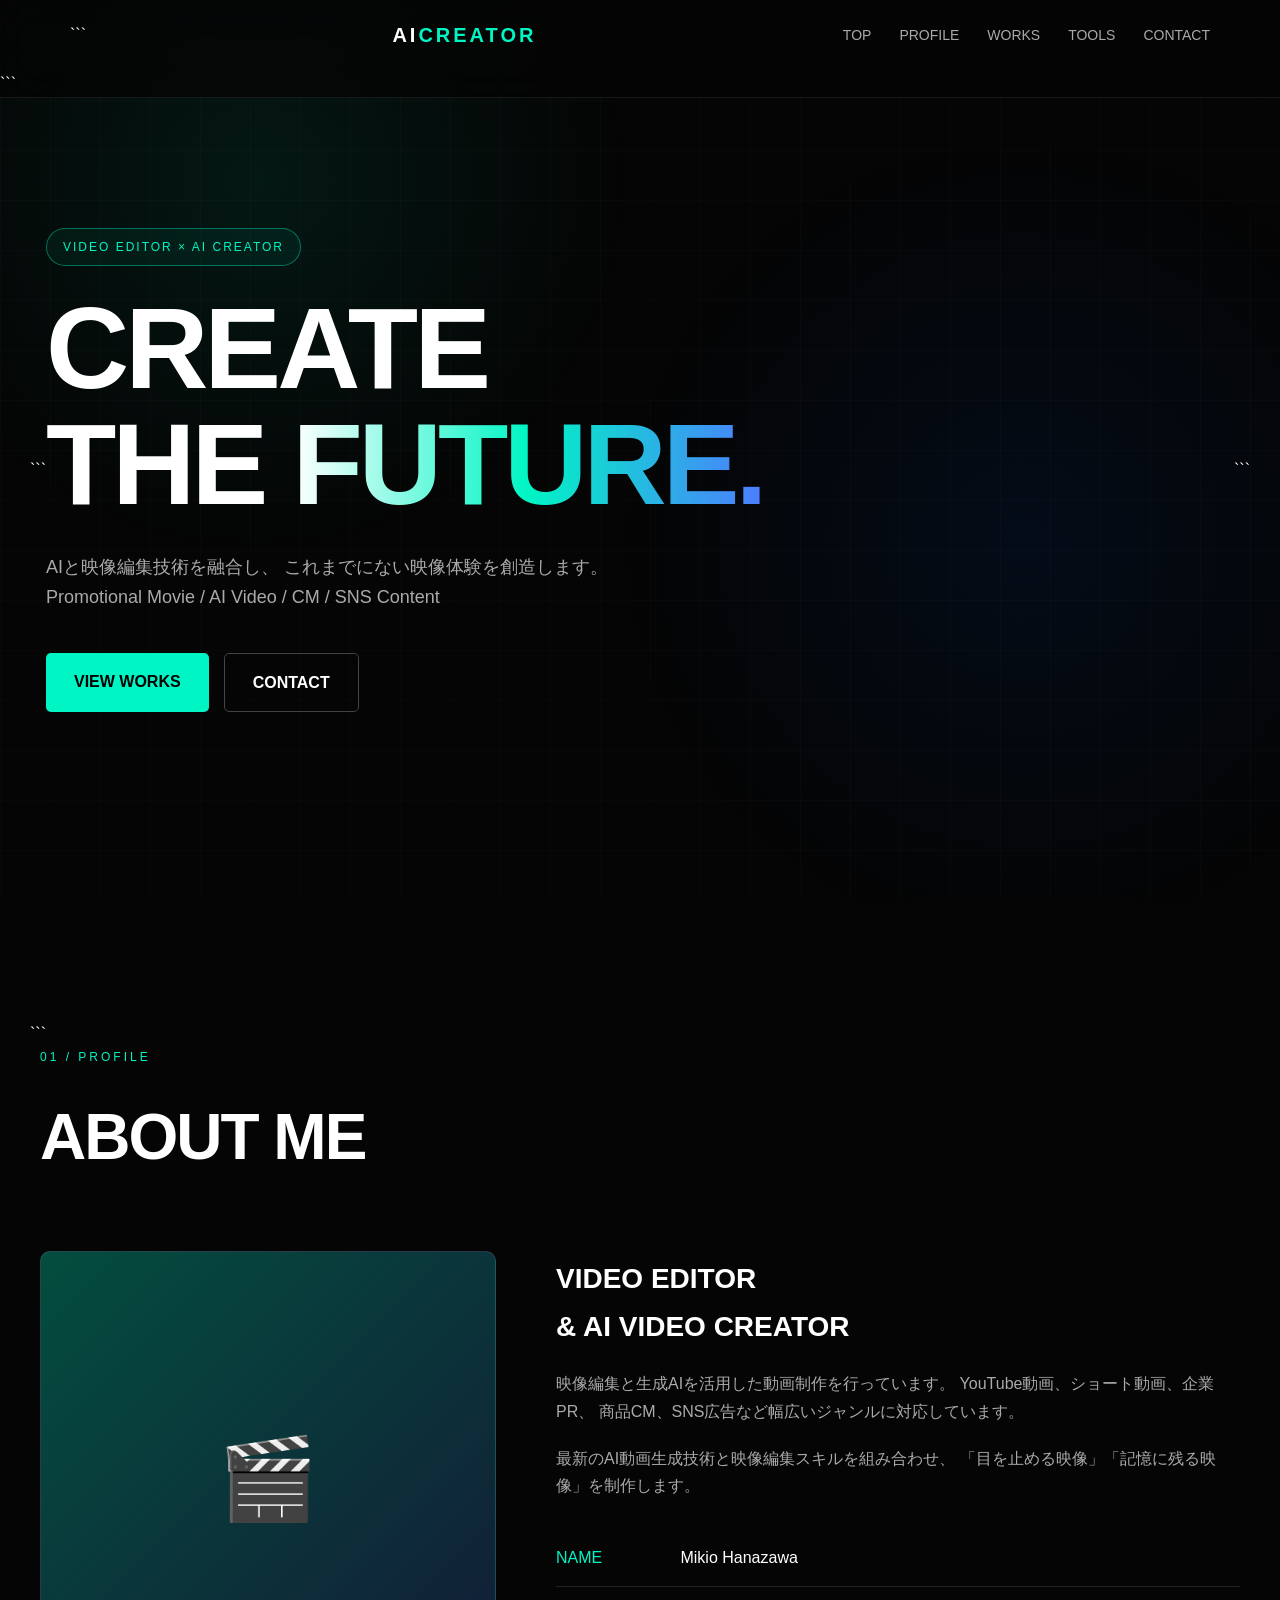
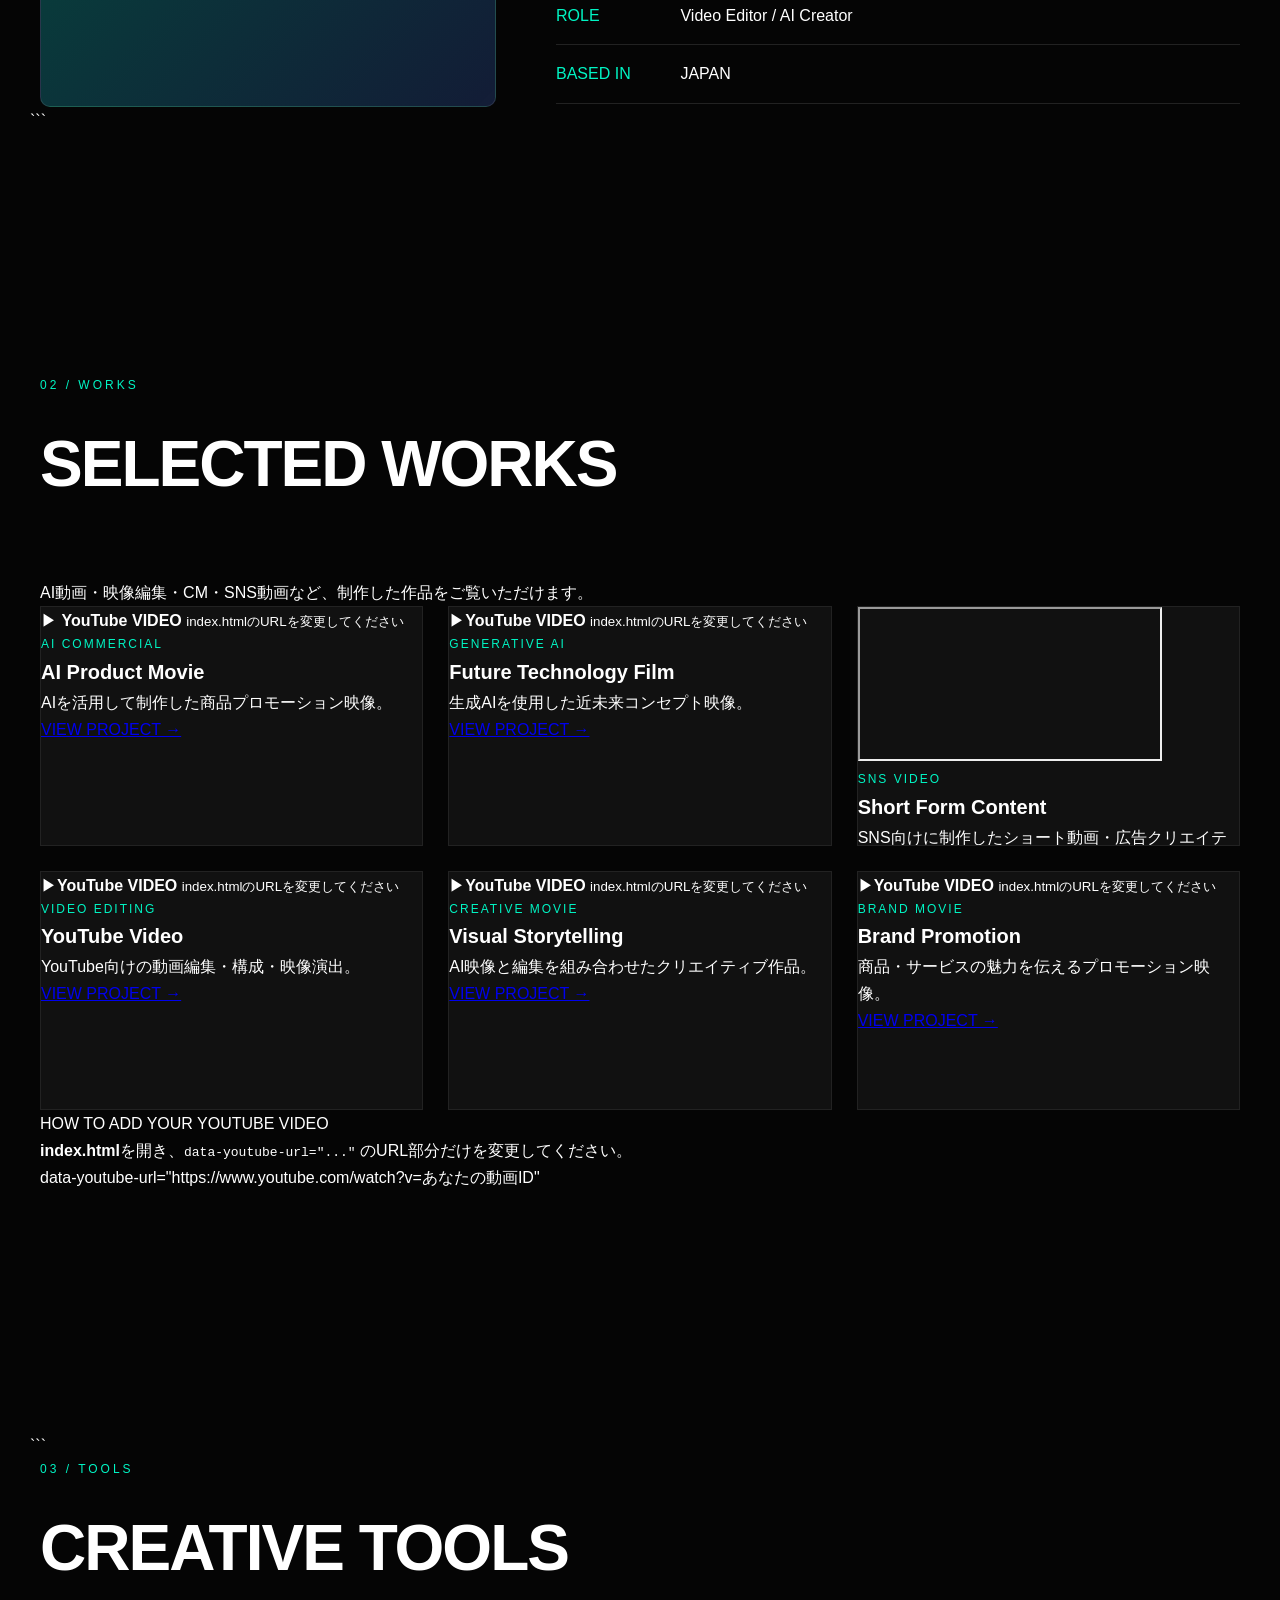
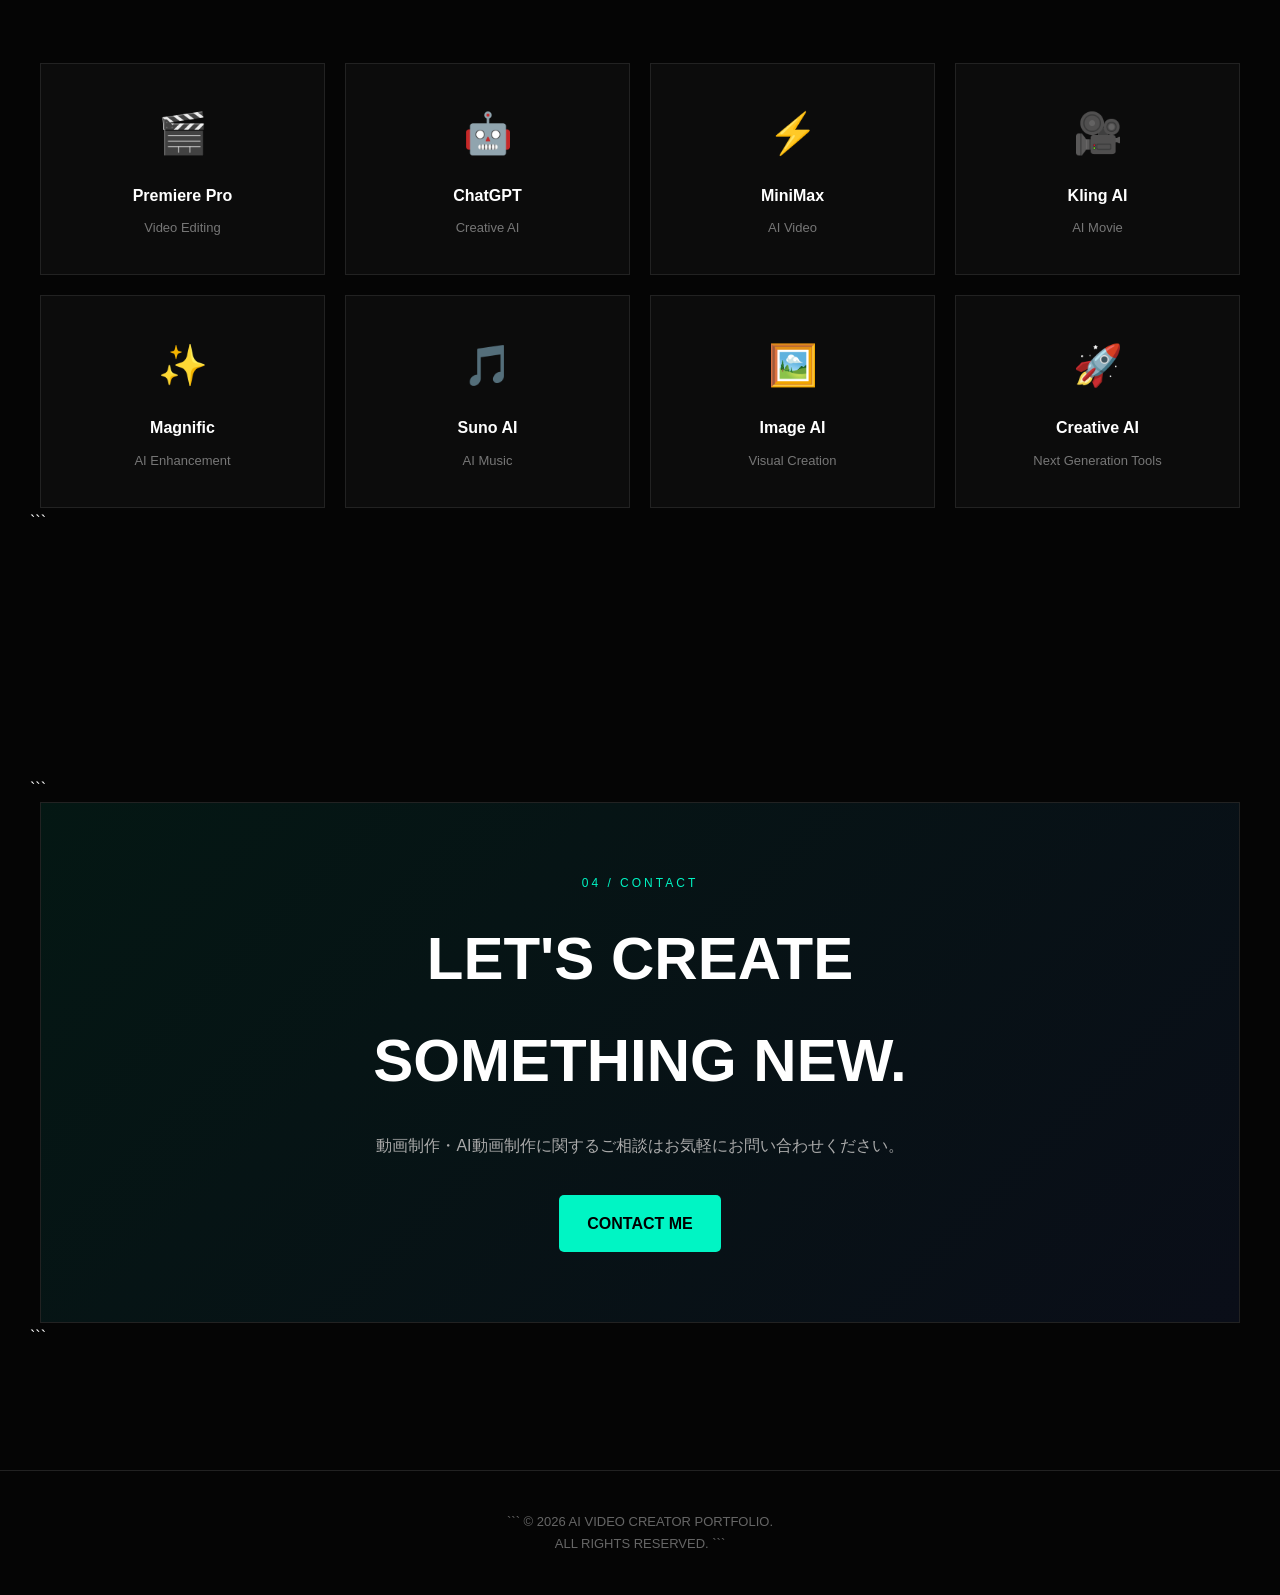
<file: index.html>
<!DOCTYPE html>

<html lang="ja">
<head>
<meta charset="UTF-8">
<meta name="viewport" content="width=device-width, initial-scale=1.0">

<title>AI VIDEO CREATOR | Portfolio</title>

<link rel="stylesheet" href="style.css">


</head>

<body>

<!-- =========================
     HEADER
========================= -->

<header>
    <div class="nav-container">

```
    <div class="logo">
        AI<span>CREATOR</span>
    </div>

    <div class="menu-toggle" id="menuToggle">
        ☰
    </div>

    <nav id="nav">
        <ul>
            <li><a href="#top">TOP</a></li>
            <li><a href="#profile">PROFILE</a></li>
            <li><a href="#works">WORKS</a></li>
            <li><a href="#tools">TOOLS</a></li>
            <li><a href="#contact">CONTACT</a></li>
        </ul>
    </nav>

</div>
```

</header>

<!-- =========================
     HERO
========================= -->

<section class="hero" id="top">

```
<div class="hero-container fade-up">

    <div class="hero-tag">
        VIDEO EDITOR × AI CREATOR
    </div>

    <h1>
        CREATE<br>
        THE <span class="gradient">FUTURE.</span>
    </h1>

    <p class="hero-text">
        AIと映像編集技術を融合し、
        これまでにない映像体験を創造します。<br>
        Promotional Movie / AI Video / CM / SNS Content
    </p>

    <div class="hero-buttons">

        <a href="#works" class="btn btn-primary">
            VIEW WORKS
        </a>

        <a href="#contact" class="btn btn-outline">
            CONTACT
        </a>

    </div>

</div>
```

</section>

<!-- =========================
     PROFILE
========================= -->

<section id="profile">

```
<div class="container">

    <div class="section-label">
        01 / PROFILE
    </div>

    <h2 class="section-title">
        ABOUT ME
    </h2>

    <div class="profile-grid fade-up">

        <div class="profile-image">
            🎬
        </div>

        <div class="profile-content">

            <h3>
                VIDEO EDITOR<br>
                & AI VIDEO CREATOR
            </h3>

            <p>
                映像編集と生成AIを活用した動画制作を行っています。
                YouTube動画、ショート動画、企業PR、
                商品CM、SNS広告など幅広いジャンルに対応しています。
            </p>

            <p>
                最新のAI動画生成技術と映像編集スキルを組み合わせ、
                「目を止める映像」「記憶に残る映像」を制作します。
            </p>

            <div class="profile-info">

                <div>
                    <span>NAME</span>
                    Mikio Hanazawa
                </div>

                <div>
                    <span>ROLE</span>
                    Video Editor / AI Creator
                </div>

                <div>
                    <span>BASED IN</span>
                    JAPAN
                </div>

            </div>

        </div>

    </div>

</div>
```

</section>

<!-- =========================
     WORKS
========================= -->

<section id="works">
    <div class="container">
        <div class="section-label">02 / WORKS</div>
        <h2 class="section-title">SELECTED WORKS</h2>
        <p class="works-intro">AI動画・映像編集・CM・SNS動画など、制作した作品をご覧いただけます。</p>

        <div class="works-grid">

            <!-- ★ YouTube URLは data-youtube-url="ここ" の部分だけ変更 ★ -->
            <article class="work-card fade-up"
                     data-youtube-url="https://www.youtube.com/watch?v=YOUR_VIDEO_ID_01">
                <div class="work-media">
                    <div class="youtube-placeholder">
                        <span class="youtube-icon">▶</span>
                        <strong>YouTube VIDEO</strong>
                        <small>index.htmlのURLを変更してください</small>
                    </div>
                </div>
                <div class="work-info">
                    <div class="work-category">AI COMMERCIAL</div>
                    <h3 class="work-title">AI Product Movie</h3>
                    <p class="work-description">AIを活用して制作した商品プロモーション映像。</p>
                    <a href="#" class="work-link">VIEW PROJECT →</a>
                </div>
            </article>

            <!-- WORK 02：ここにもYouTube URLを貼り付け -->
            <article class="work-card fade-up"
                     data-youtube-url="https://www.youtube.com/watch?v=YOUR_VIDEO_ID_02">
                <div class="work-media"><div class="youtube-placeholder">
                    <span class="youtube-icon">▶</span><strong>YouTube VIDEO</strong>
                    <small>index.htmlのURLを変更してください</small>
                </div></div>
                <div class="work-info">
                    <div class="work-category">GENERATIVE AI</div>
                    <h3 class="work-title">Future Technology Film</h3>
                    <p class="work-description">生成AIを使用した近未来コンセプト映像。</p>
                    <a href="#" class="work-link">VIEW PROJECT →</a>
                </div>
            </article>

            <!-- WORK 03 -->
            <article class="work-card fade-up"
                     data-youtube-url="https://www.youtube.com/shorts/PisfwQ5VIew">
                <div class="work-media"><div class="youtube-placeholder">
                    <span class="youtube-icon">▶</span><strong>YouTube VIDEO</strong>
                    <small>index.htmlのURLを変更してください</small>
                </div></div>
                <div class="work-info">
                    <div class="work-category">SNS VIDEO</div>
                    <h3 class="work-title">Short Form Content</h3>
                    <p class="work-description">SNS向けに制作したショート動画・広告クリエイティブ。</p>
                    <a href="#" class="work-link">VIEW PROJECT →</a>
                </div>
            </article>

            <!-- WORK 04 -->
            <article class="work-card fade-up"
                     data-youtube-url="https://www.youtube.com/watch?v=YOUR_VIDEO_ID_04">
                <div class="work-media"><div class="youtube-placeholder">
                    <span class="youtube-icon">▶</span><strong>YouTube VIDEO</strong>
                    <small>index.htmlのURLを変更してください</small>
                </div></div>
                <div class="work-info">
                    <div class="work-category">VIDEO EDITING</div>
                    <h3 class="work-title">YouTube Video</h3>
                    <p class="work-description">YouTube向けの動画編集・構成・映像演出。</p>
                    <a href="#" class="work-link">VIEW PROJECT →</a>
                </div>
            </article>

            <!-- WORK 05 -->
            <article class="work-card fade-up"
                     data-youtube-url="https://www.youtube.com/watch?v=YOUR_VIDEO_ID_05">
                <div class="work-media"><div class="youtube-placeholder">
                    <span class="youtube-icon">▶</span><strong>YouTube VIDEO</strong>
                    <small>index.htmlのURLを変更してください</small>
                </div></div>
                <div class="work-info">
                    <div class="work-category">CREATIVE MOVIE</div>
                    <h3 class="work-title">Visual Storytelling</h3>
                    <p class="work-description">AI映像と編集を組み合わせたクリエイティブ作品。</p>
                    <a href="#" class="work-link">VIEW PROJECT →</a>
                </div>
            </article>

            <!-- WORK 06 -->
            <article class="work-card fade-up"
                     data-youtube-url="https://www.youtube.com/watch?v=YOUR_VIDEO_ID_06">
                <div class="work-media"><div class="youtube-placeholder">
                    <span class="youtube-icon">▶</span><strong>YouTube VIDEO</strong>
                    <small>index.htmlのURLを変更してください</small>
                </div></div>
                <div class="work-info">
                    <div class="work-category">BRAND MOVIE</div>
                    <h3 class="work-title">Brand Promotion</h3>
                    <p class="work-description">商品・サービスの魅力を伝えるプロモーション映像。</p>
                    <a href="#" class="work-link">VIEW PROJECT →</a>
                </div>
            </article>

        </div>

        <div class="youtube-guide">
            <div class="youtube-guide-title">HOW TO ADD YOUR YOUTUBE VIDEO</div>
            <p><strong>index.html</strong>を開き、<code>data-youtube-url="..."</code> のURL部分だけを変更してください。</p>
            <div class="youtube-guide-example">
                data-youtube-url="<span>https://www.youtube.com/watch?v=あなたの動画ID</span>"
            </div>
        </div>
    </div>
</section>

<!-- =========================
     TOOLS
========================= -->

<section id="tools">

```
<div class="container">

    <div class="section-label">
        03 / TOOLS
    </div>

    <h2 class="section-title">
        CREATIVE TOOLS
    </h2>

    <div class="tools-grid">

        <div class="tool-card fade-up">
            <div class="tool-icon">🎬</div>
            <h3>Premiere Pro</h3>
            <p>Video Editing</p>
        </div>

        <div class="tool-card fade-up">
            <div class="tool-icon">🤖</div>
            <h3>ChatGPT</h3>
            <p>Creative AI</p>
        </div>

        <div class="tool-card fade-up">
            <div class="tool-icon">⚡</div>
            <h3>MiniMax</h3>
            <p>AI Video</p>
        </div>

        <div class="tool-card fade-up">
            <div class="tool-icon">🎥</div>
            <h3>Kling AI</h3>
            <p>AI Movie</p>
        </div>

        <div class="tool-card fade-up">
            <div class="tool-icon">✨</div>
            <h3>Magnific</h3>
            <p>AI Enhancement</p>
        </div>

        <div class="tool-card fade-up">
            <div class="tool-icon">🎵</div>
            <h3>Suno AI</h3>
            <p>AI Music</p>
        </div>

        <div class="tool-card fade-up">
            <div class="tool-icon">🖼️</div>
            <h3>Image AI</h3>
            <p>Visual Creation</p>
        </div>

        <div class="tool-card fade-up">
            <div class="tool-icon">🚀</div>
            <h3>Creative AI</h3>
            <p>Next Generation Tools</p>
        </div>

    </div>

</div>
```

</section>

<!-- =========================
     CONTACT
========================= -->

<section id="contact">

```
<div class="container">

    <div class="contact-box fade-up">

        <div class="section-label">
            04 / CONTACT
        </div>

        <h2>
            LET'S CREATE<br>
            SOMETHING NEW.
        </h2>

        <p>
            動画制作・AI動画制作に関するご相談はお気軽にお問い合わせください。
        </p>

        <a href="mailto:mikio3ki0@gmail.com"
           class="btn btn-primary">
            CONTACT ME
        </a>

    </div>

</div>
```

</section>

<!-- =========================
     FOOTER
========================= -->

<footer>

```
© 2026 AI VIDEO CREATOR PORTFOLIO.<br>
ALL RIGHTS RESERVED.
```

</footer>

<!-- =========================
     JAVASCRIPT
========================= -->

<script>


/* =========================
   YOUTUBE PORTFOLIO
========================= */
document.querySelectorAll(".work-card[data-youtube-url]").forEach(card => {
    const url = card.dataset.youtubeUrl;
    const media = card.querySelector(".work-media");
    if (!url || url.includes("YOUR_VIDEO_ID")) return;

    let videoId = "";
    try {
        const parsed = new URL(url);
        if (parsed.hostname.includes("youtu.be")) {
            videoId = parsed.pathname.substring(1).split("/")[0];
        } else if (parsed.hostname.includes("youtube.com")) {
            videoId = parsed.searchParams.get("v") || "";
            if (!videoId) {
                const match = parsed.pathname.match(/^\/(?:embed|shorts|live)\/([^/?]+)/);
                if (match) videoId = match[1];
            }
        }
    } catch (e) {
        console.warn("YouTube URLを確認してください:", url);
    }

    if (videoId) {
        media.innerHTML = `<iframe src="https://www.youtube.com/embed/${videoId}"
            title="YouTube portfolio video" loading="lazy"
            allow="accelerometer; autoplay; clipboard-write; encrypted-media; gyroscope; picture-in-picture; web-share"
            referrerpolicy="strict-origin-when-cross-origin" allowfullscreen></iframe>`;
    }
});

/* =========================
   MOBILE MENU
========================= */

const menuToggle = document.getElementById("menuToggle");
const nav = document.getElementById("nav");

menuToggle.addEventListener("click", () => {
    nav.classList.toggle("active");
});


/* =========================
   CLOSE MENU
========================= */

document.querySelectorAll("nav a").forEach(link => {

    link.addEventListener("click", () => {
        nav.classList.remove("active");
    });

});


/* =========================
   SCROLL ANIMATION
========================= */

const fadeElements = document.querySelectorAll(".fade-up");

const observer = new IntersectionObserver((entries) => {

    entries.forEach(entry => {

        if (entry.isIntersecting) {

            entry.target.classList.add("show");

        }

    });

}, {
    threshold: 0.15
});


fadeElements.forEach(element => {
    observer.observe(element);
});


</script>

</body>
</html>
</file>
<file: style.css>
/* =========================
   RESET & BASE
========================= */

* {
    margin: 0;
    padding: 0;
    box-sizing: border-box;
}

html {
    scroll-behavior: smooth;
}

body {
    font-family:
        -apple-system,
        BlinkMacSystemFont,
        "Helvetica Neue",
        "Noto Sans JP",
        sans-serif;
    background: #050505;
    color: #ffffff;
    overflow-x: hidden;
    line-height: 1.7;
}

/* =========================
   BACKGROUND
========================= */

body::before {
    content: "";
    position: fixed;
    inset: 0;
    background:
        radial-gradient(circle at 20% 20%, rgba(0, 255, 200, 0.08), transparent 30%),
        radial-gradient(circle at 80% 60%, rgba(0, 100, 255, 0.08), transparent 35%),
        linear-gradient(rgba(255,255,255,0.015) 1px, transparent 1px),
        linear-gradient(90deg, rgba(255,255,255,0.015) 1px, transparent 1px);
    background-size: auto, auto, 50px 50px, 50px 50px;
    pointer-events: none;
    z-index: -1;
}

/* =========================
   NAVIGATION
========================= */

header {
    position: fixed;
    top: 0;
    width: 100%;
    z-index: 1000;
    background: rgba(5, 5, 5, 0.75);
    backdrop-filter: blur(20px);
    border-bottom: 1px solid rgba(255,255,255,0.08);
}

.nav-container {
    max-width: 1200px;
    margin: auto;
    padding: 18px 30px;
    display: flex;
    align-items: center;
    justify-content: space-between;
}

.logo {
    font-size: 20px;
    font-weight: 800;
    letter-spacing: 3px;
    color: #fff;
}

.logo span {
    color: #00f5c4;
}

nav ul {
    display: flex;
    gap: 28px;
    list-style: none;
}

nav a {
    color: #aaa;
    text-decoration: none;
    font-size: 14px;
    transition: 0.3s;
}

nav a:hover {
    color: #00f5c4;
}

/* =========================
   HERO
========================= */

.hero {
    min-height: 100vh;
    display: flex;
    align-items: center;
    padding: 120px 30px 80px;
}

.hero-container {
    width: 100%;
    max-width: 1200px;
    margin: auto;
}

.hero-tag {
    display: inline-block;
    padding: 8px 16px;
    border: 1px solid rgba(0,245,196,0.4);
    border-radius: 50px;
    color: #00f5c4;
    font-size: 12px;
    letter-spacing: 2px;
    margin-bottom: 25px;
    background: rgba(0,245,196,0.05);
}

.hero h1 {
    font-size: clamp(55px, 9vw, 120px);
    line-height: 1;
    letter-spacing: -4px;
    font-weight: 900;
    margin-bottom: 30px;
}

.hero h1 .gradient {
    background: linear-gradient(
        90deg,
        #ffffff,
        #00f5c4,
        #4d7cff
    );
    -webkit-background-clip: text;
    -webkit-text-fill-color: transparent;
}

.hero-text {
    max-width: 650px;
    color: #aaa;
    font-size: 18px;
    margin-bottom: 40px;
}

.hero-buttons {
    display: flex;
    gap: 15px;
    flex-wrap: wrap;
}

.btn {
    display: inline-block;
    padding: 15px 28px;
    border-radius: 5px;
    text-decoration: none;
    font-weight: bold;
    transition: 0.3s;
}

.btn-primary {
    background: #00f5c4;
    color: #000;
}

.btn-primary:hover {
    background: #fff;
    transform: translateY(-3px);
}

.btn-outline {
    border: 1px solid #444;
    color: #fff;
}

.btn-outline:hover {
    border-color: #00f5c4;
    color: #00f5c4;
}

/* =========================
   SECTION
========================= */

section {
    padding: 120px 30px;
}

.container {
    max-width: 1200px;
    margin: auto;
}

.section-label {
    color: #00f5c4;
    font-size: 12px;
    letter-spacing: 3px;
    margin-bottom: 15px;
}

.section-title {
    font-size: clamp(38px, 5vw, 65px);
    margin-bottom: 60px;
    letter-spacing: -2px;
}

/* =========================
   PROFILE
========================= */

.profile-grid {
    display: grid;
    grid-template-columns: 1fr 1.5fr;
    gap: 60px;
    align-items: center;
}

.profile-image {
    aspect-ratio: 1/1;
    background:
        linear-gradient(
            135deg,
            rgba(0,245,196,0.3),
            rgba(77,124,255,0.2)
        );
    border: 1px solid rgba(255,255,255,0.1);
    display: flex;
    align-items: center;
    justify-content: center;
    font-size: 80px;
    border-radius: 10px;
    overflow: hidden;
}

.profile-content h3 {
    font-size: 28px;
    margin-bottom: 20px;
}

.profile-content p {
    color: #aaa;
    margin-bottom: 20px;
}

.profile-info {
    margin-top: 30px;
}

.profile-info div {
    padding: 15px 0;
    border-bottom: 1px solid #222;
}

.profile-info span {
    color: #00f5c4;
    display: inline-block;
    width: 120px;
}

/* =========================
   WORKS
========================= */

.works-grid {
    display: grid;
    grid-template-columns: repeat(3, 1fr);
    gap: 25px;
}

.work-card {
    position: relative;
    aspect-ratio: 16/10;
    background: #111;
    border: 1px solid #222;
    overflow: hidden;
    transition: 0.4s;
    cursor: pointer;
}

.work-card:hover {
    transform: translateY(-8px);
    border-color: #00f5c4;
}

.work-image {
    width: 100%;
    height: 100%;
    background:
        linear-gradient(
            135deg,
            rgba(0,245,196,0.2),
            rgba(77,124,255,0.2)
        );
    display: flex;
    align-items: center;
    justify-content: center;
    font-size: 50px;
    transition: 0.4s;
}

.work-card:hover .work-image {
    transform: scale(1.08);
}

.work-overlay {
    position: absolute;
    inset: 0;
    padding: 25px;
    display: flex;
    flex-direction: column;
    justify-content: flex-end;
    background:
        linear-gradient(
            transparent,
            rgba(0,0,0,0.95)
        );
}

.work-category {
    color: #00f5c4;
    font-size: 12px;
    letter-spacing: 2px;
}

.work-title {
    font-size: 20px;
    font-weight: bold;
}

/* =========================
   TOOLS
========================= */

.tools-grid {
    display: grid;
    grid-template-columns: repeat(4, 1fr);
    gap: 20px;
}

.tool-card {
    background: rgba(255,255,255,0.03);
    border: 1px solid #222;
    padding: 35px 25px;
    text-align: center;
    transition: 0.3s;
}

.tool-card:hover {
    border-color: #00f5c4;
    background: rgba(0,245,196,0.05);
}

.tool-icon {
    font-size: 40px;
    margin-bottom: 15px;
}

.tool-card h3 {
    font-size: 16px;
}

.tool-card p {
    color: #777;
    font-size: 13px;
    margin-top: 8px;
}

/* =========================
   CONTACT
========================= */

.contact-box {
    padding: 70px;
    border: 1px solid #222;
    background:
        linear-gradient(
            135deg,
            rgba(0,245,196,0.08),
            rgba(77,124,255,0.08)
        );
    text-align: center;
}

.contact-box h2 {
    font-size: clamp(35px, 5vw, 60px);
    margin-bottom: 20px;
}

.contact-box p {
    color: #aaa;
    margin-bottom: 35px;
}

/* =========================
   FOOTER
========================= */

footer {
    padding: 40px 30px;
    border-top: 1px solid #222;
    text-align: center;
    color: #666;
    font-size: 13px;
}

/* =========================
   ANIMATION
========================= */

.fade-up {
    opacity: 0;
    transform: translateY(30px);
    transition: 0.8s ease;
}

.fade-up.show {
    opacity: 1;
    transform: translateY(0);
}

/* =========================
   MOBILE
========================= */

.menu-toggle {
    display: none;
    font-size: 24px;
    cursor: pointer;
}

@media (max-width: 900px) {

    .works-grid {
        grid-template-columns: repeat(2, 1fr);
    }

    .tools-grid {
        grid-template-columns: repeat(2, 1fr);
    }

    .profile-grid {
        grid-template-columns: 1fr;
    }
}

@media (max-width: 700px) {

    .nav-container {
        padding: 15px 20px;
    }

    .menu-toggle {
        display: block;
    }

    nav {
        position: absolute;
        top: 100%;
        left: 0;
        width: 100%;
        background: #080808;
        display: none;
        border-top: 1px solid #222;
    }

    nav.active {
        display: block;
    }

    nav ul {
        flex-direction: column;
        padding: 25px;
        gap: 20px;
    }

    .hero h1 {
        letter-spacing: -2px;
    }

    section {
        padding: 80px 20px;
    }

    .works-grid {
        grid-template-columns: 1fr;
    }

    .contact-box {
        padding: 50px 25px;
    }

    .profile-info span {
        width: 90px;
    }
}
</file>
